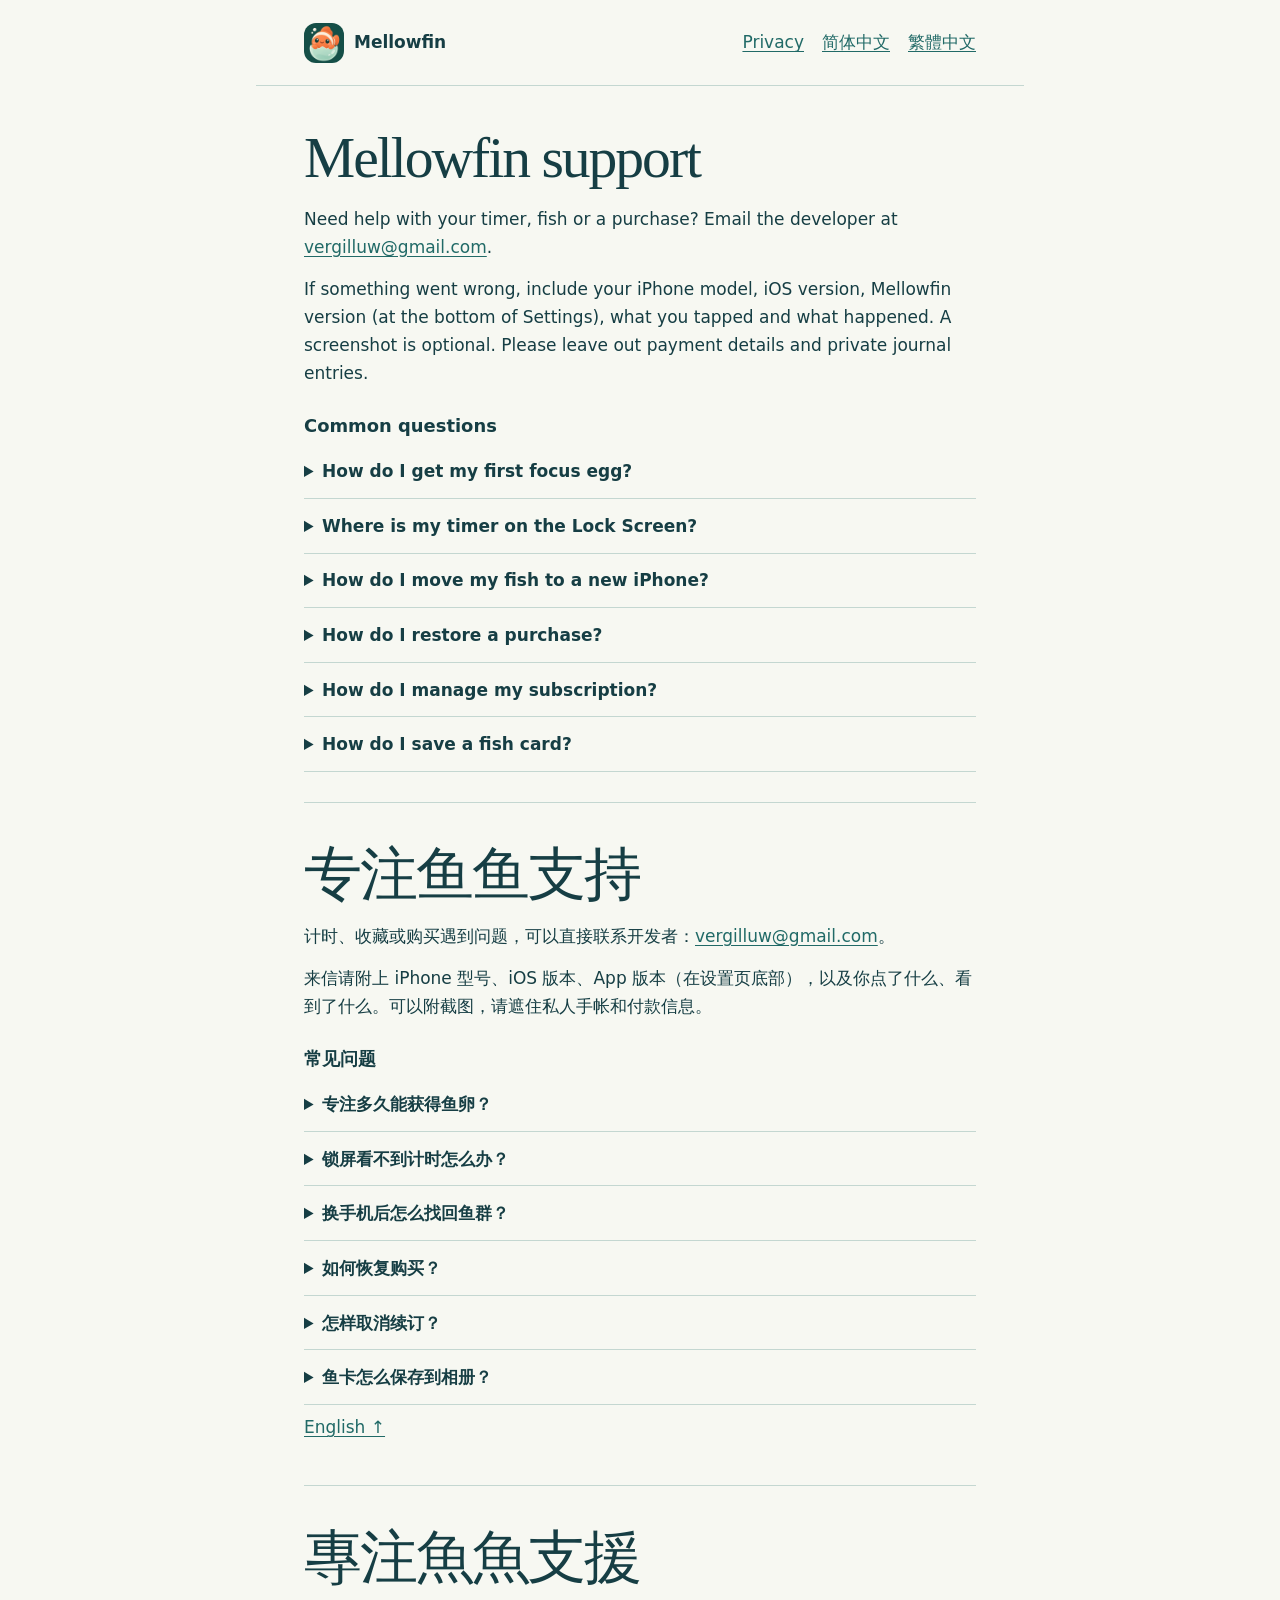
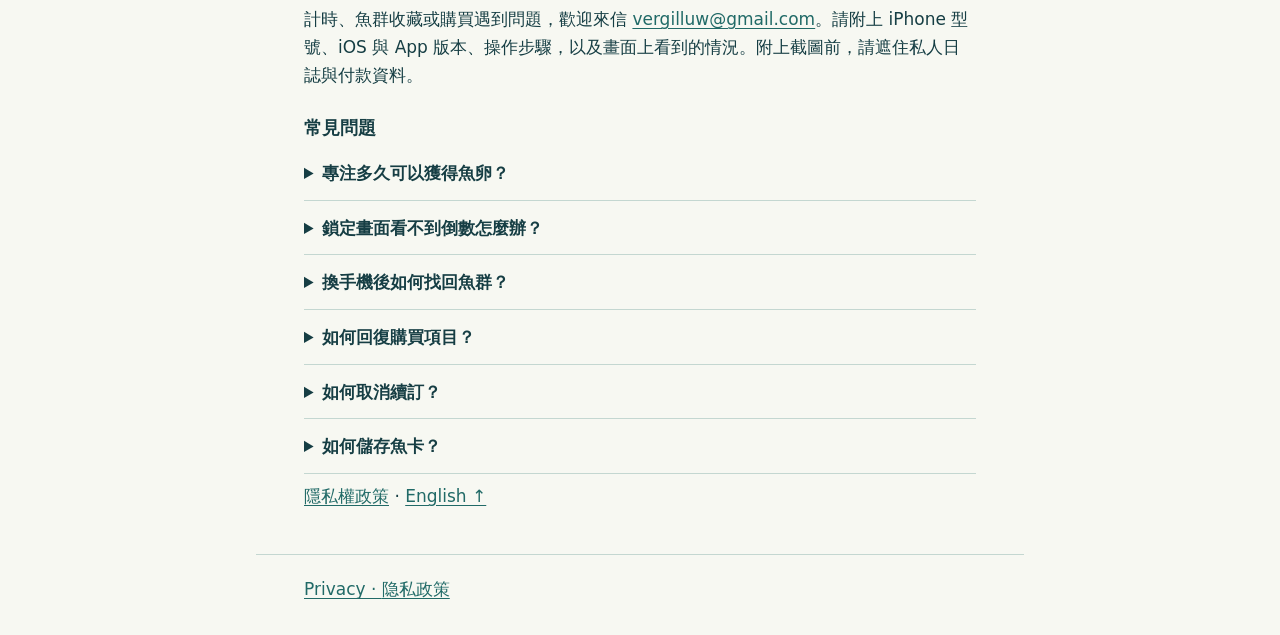
<file: index.html>
<!doctype html>
<html lang="en">
<head>
<meta charset="utf-8">
<meta name="viewport" content="width=device-width, initial-scale=1">
<meta http-equiv="refresh" content="0; url=support.html">
<title>Mellowfin support</title>
</head>
<body><main><p><a href="support.html">Mellowfin support</a> · <a href="privacy.html">Privacy policy</a></p></main></body>
</html>
</file>
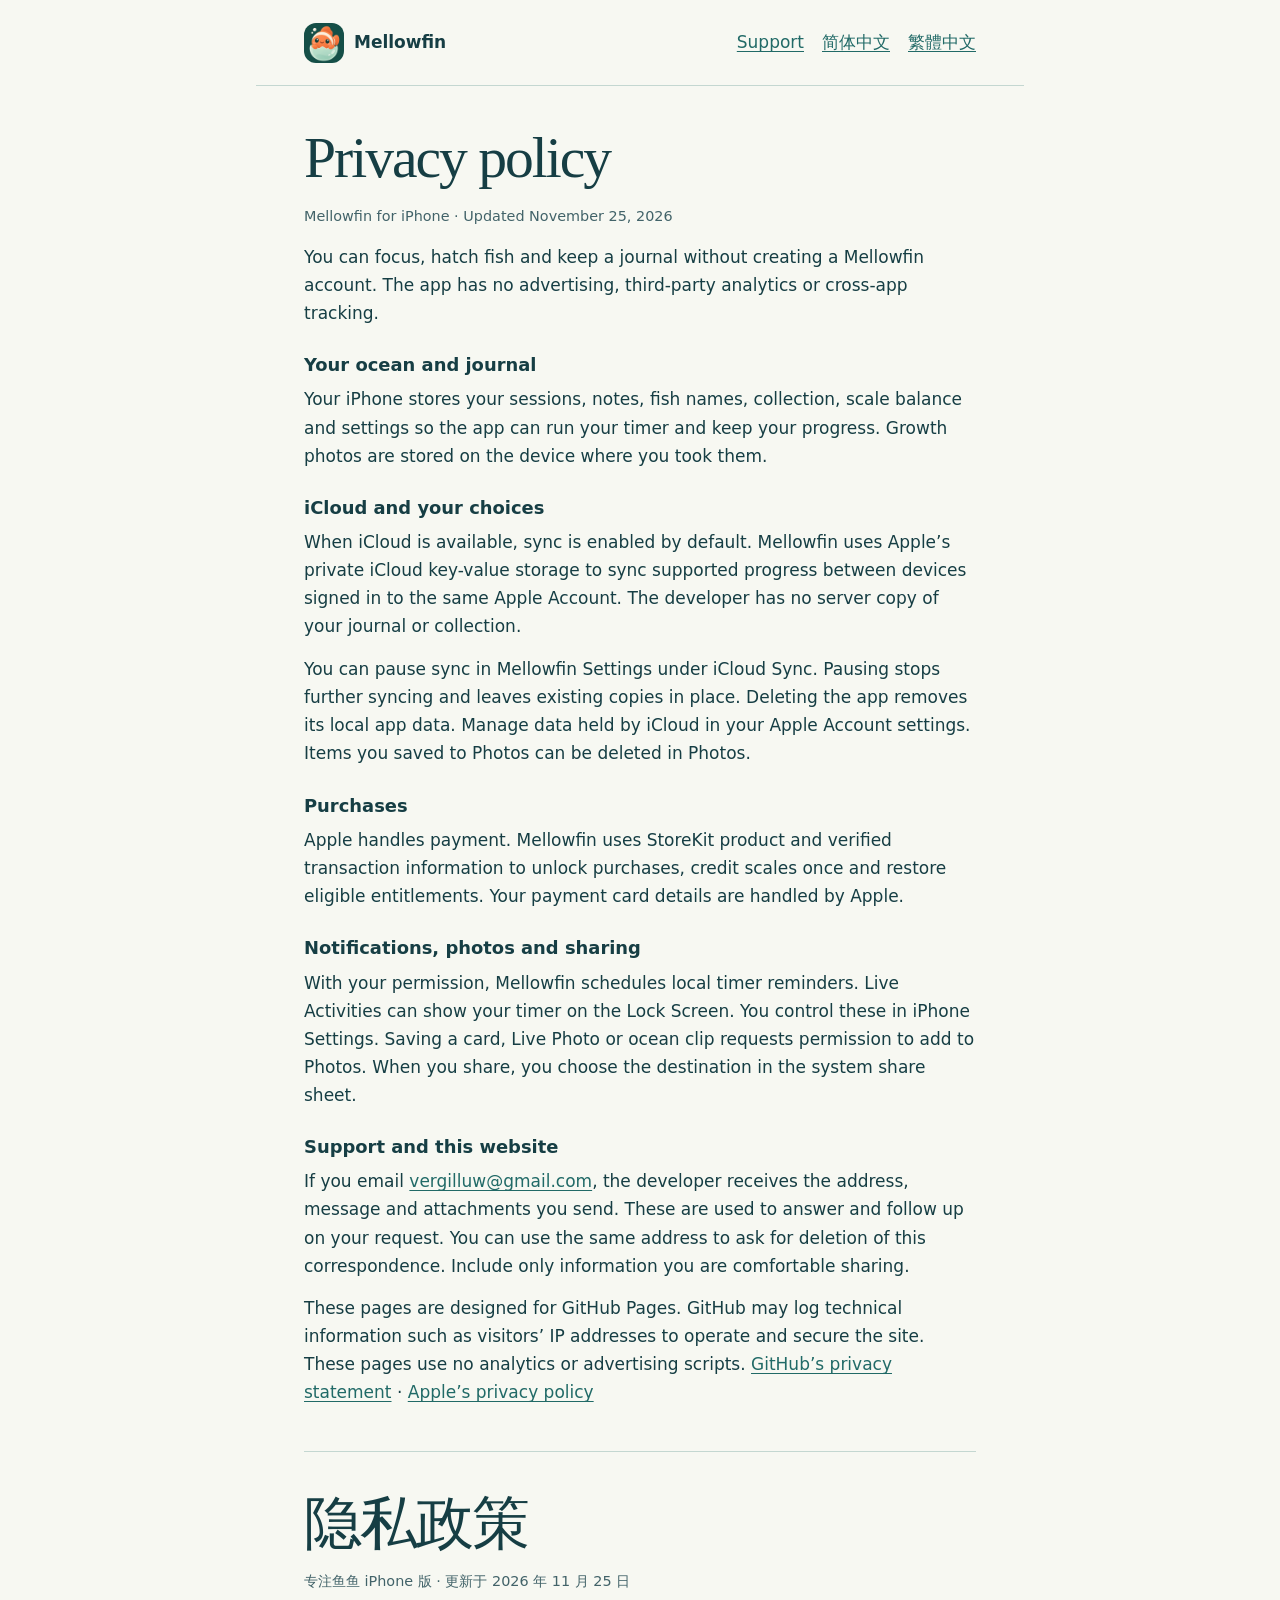
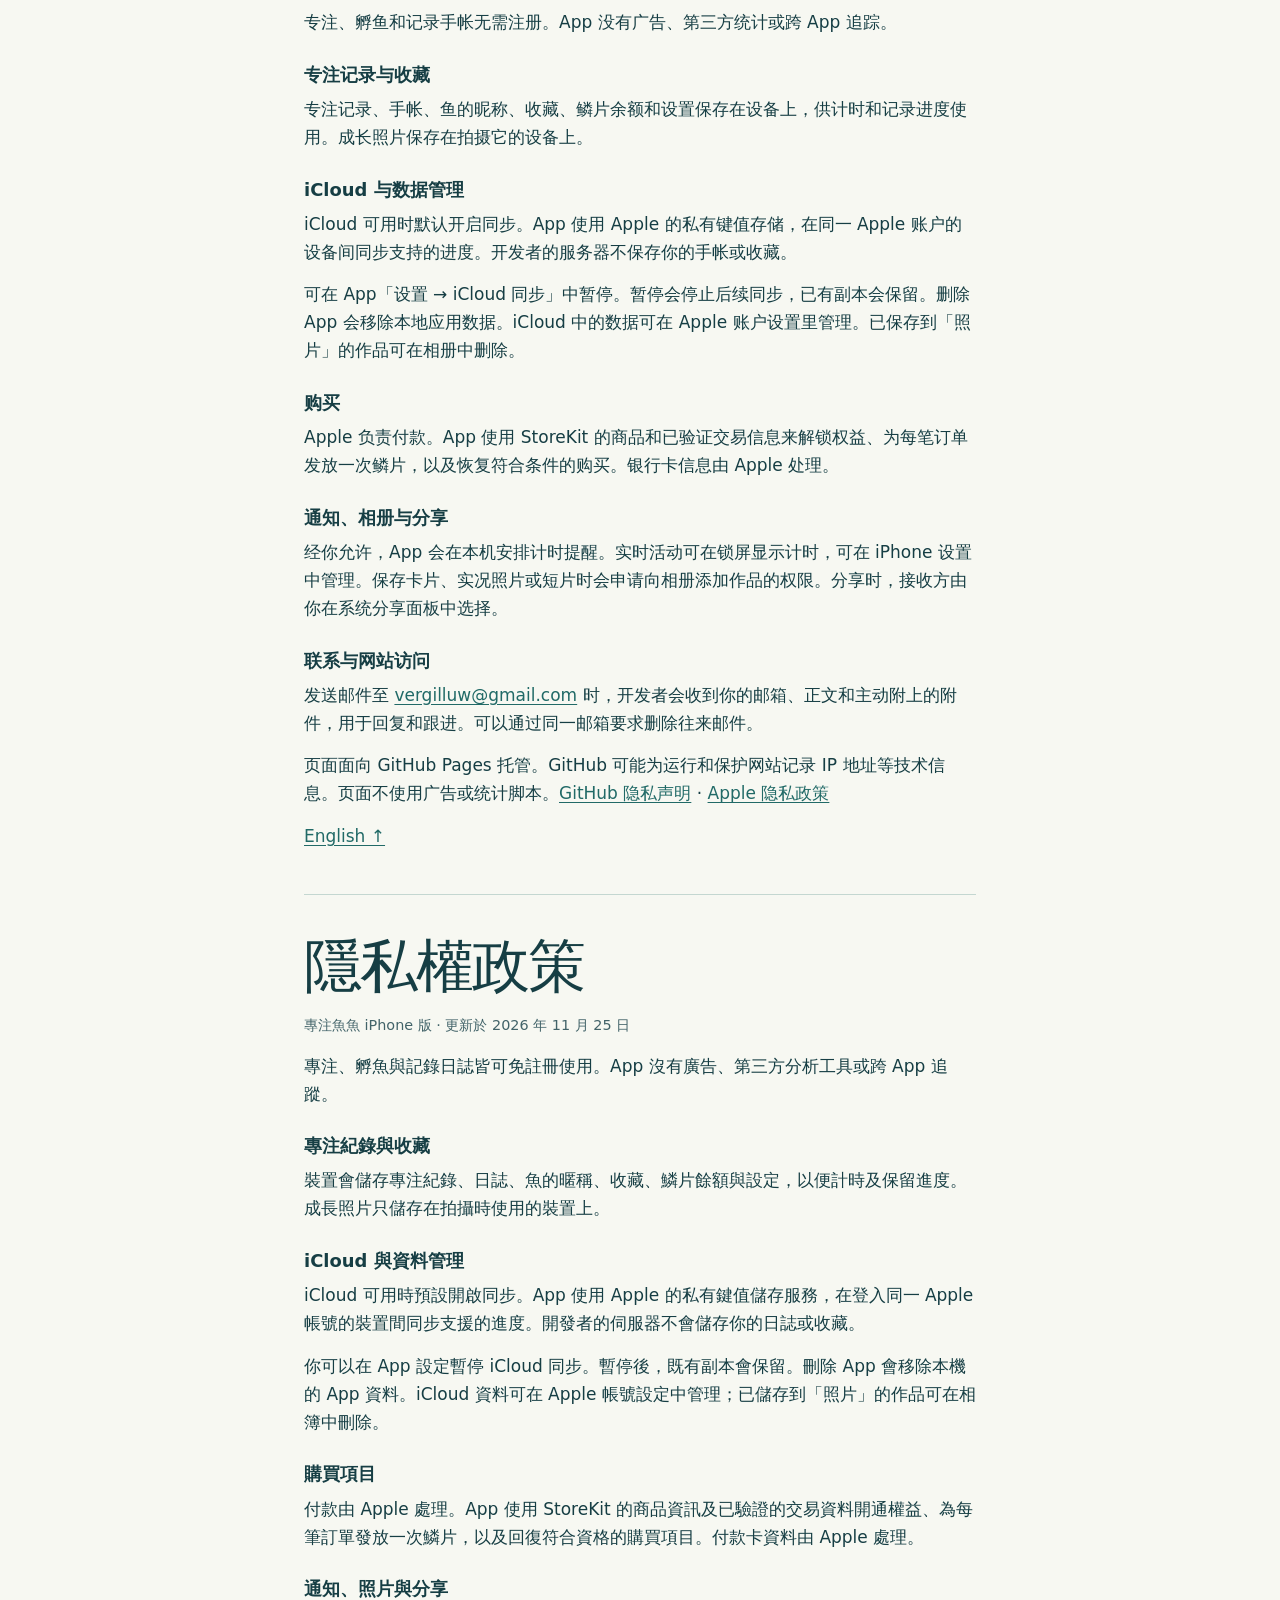
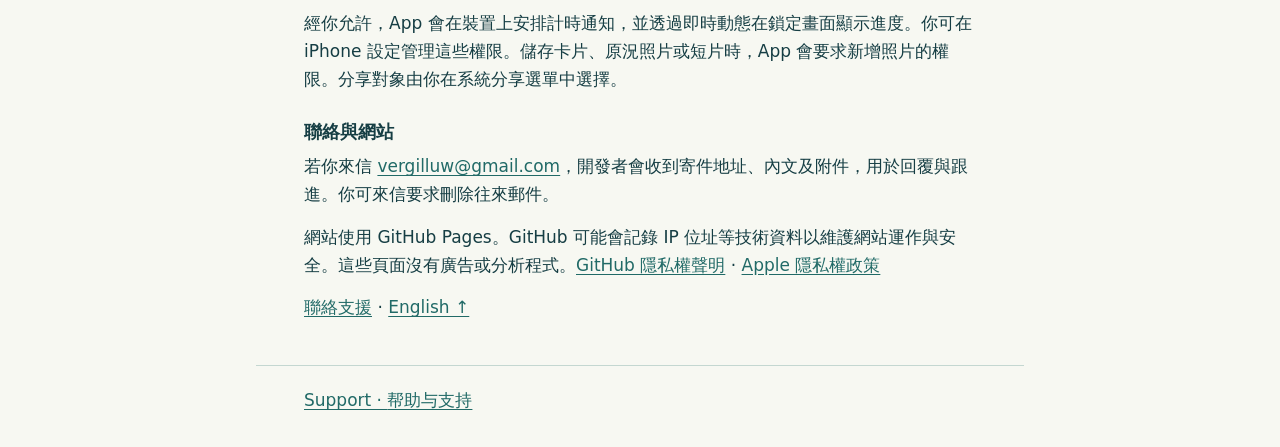
<file: privacy.html>
<!doctype html>
<html lang="en">
<head>
<meta charset="utf-8"><meta name="viewport" content="width=device-width, initial-scale=1">
<title>Privacy policy · Mellowfin</title>
<link rel="stylesheet" href="site.css">
</head>
<body>
<header><a class="brand" href="support.html"><img alt="" src="mellowfin.png">Mellowfin</a>
<nav aria-label="Page navigation"><a href="support.html">Support</a><a lang="zh-Hans" href="#zh">简体中文</a><a lang="zh-Hant" href="#zh-hant">繁體中文</a></nav></header>
<main>
<section id="en"><h1>Privacy policy</h1>
<p class="date">Mellowfin for iPhone · Updated November 25, 2026</p>
<p>You can focus, hatch fish and keep a journal without creating a Mellowfin account. The app has no advertising, third-party analytics or cross-app tracking.</p>
<h2>Your ocean and journal</h2>
<p>Your iPhone stores your sessions, notes, fish names, collection, scale balance and settings so the app can run your timer and keep your progress. Growth photos are stored on the device where you took them.</p>
<h2>iCloud and your choices</h2>
<p>When iCloud is available, sync is enabled by default. Mellowfin uses Apple’s private iCloud key-value storage to sync supported progress between devices signed in to the same Apple Account. The developer has no server copy of your journal or collection.</p>
<p>You can pause sync in Mellowfin Settings under iCloud Sync. Pausing stops further syncing and leaves existing copies in place. Deleting the app removes its local app data. Manage data held by iCloud in your Apple Account settings. Items you saved to Photos can be deleted in Photos.</p>
<h2>Purchases</h2>
<p>Apple handles payment. Mellowfin uses StoreKit product and verified transaction information to unlock purchases, credit scales once and restore eligible entitlements. Your payment card details are handled by Apple.</p>
<h2>Notifications, photos and sharing</h2>
<p>With your permission, Mellowfin schedules local timer reminders. Live Activities can show your timer on the Lock Screen. You control these in iPhone Settings. Saving a card, Live Photo or ocean clip requests permission to add to Photos. When you share, you choose the destination in the system share sheet.</p>
<h2>Support and this website</h2>
<p>If you email <a href="mailto:vergilluw@gmail.com">vergilluw@gmail.com</a>, the developer receives the address, message and attachments you send. These are used to answer and follow up on your request. You can use the same address to ask for deletion of this correspondence. Include only information you are comfortable sharing.</p>
<p>These pages are designed for GitHub Pages. GitHub may log technical information such as visitors’ IP addresses to operate and secure the site. These pages use no analytics or advertising scripts. <a href="https://docs.github.com/en/site-policy/privacy-policies/github-general-privacy-statement">GitHub’s privacy statement</a> · <a href="https://www.apple.com/legal/privacy/">Apple’s privacy policy</a></p>
</section>
<section id="zh" lang="zh-Hans"><h2 class="title">隐私政策</h2><p class="date">专注鱼鱼 iPhone 版 · 更新于 2026 年 11 月 25 日</p>
<p>专注、孵鱼和记录手帐无需注册。App 没有广告、第三方统计或跨 App 追踪。</p>
<h3>专注记录与收藏</h3><p>专注记录、手帐、鱼的昵称、收藏、鳞片余额和设置保存在设备上，供计时和记录进度使用。成长照片保存在拍摄它的设备上。</p>
<h3>iCloud 与数据管理</h3><p>iCloud 可用时默认开启同步。App 使用 Apple 的私有键值存储，在同一 Apple 账户的设备间同步支持的进度。开发者的服务器不保存你的手帐或收藏。</p>
<p>可在 App「设置 → iCloud 同步」中暂停。暂停会停止后续同步，已有副本会保留。删除 App 会移除本地应用数据。iCloud 中的数据可在 Apple 账户设置里管理。已保存到「照片」的作品可在相册中删除。</p>
<h3>购买</h3><p>Apple 负责付款。App 使用 StoreKit 的商品和已验证交易信息来解锁权益、为每笔订单发放一次鳞片，以及恢复符合条件的购买。银行卡信息由 Apple 处理。</p>
<h3>通知、相册与分享</h3><p>经你允许，App 会在本机安排计时提醒。实时活动可在锁屏显示计时，可在 iPhone 设置中管理。保存卡片、实况照片或短片时会申请向相册添加作品的权限。分享时，接收方由你在系统分享面板中选择。</p>
<h3>联系与网站访问</h3><p>发送邮件至 <a href="mailto:vergilluw@gmail.com">vergilluw@gmail.com</a> 时，开发者会收到你的邮箱、正文和主动附上的附件，用于回复和跟进。可以通过同一邮箱要求删除往来邮件。</p>
<p>页面面向 GitHub Pages 托管。GitHub 可能为运行和保护网站记录 IP 地址等技术信息。页面不使用广告或统计脚本。<a href="https://docs.github.com/en/site-policy/privacy-policies/github-general-privacy-statement">GitHub 隐私声明</a> · <a href="https://www.apple.com/legal/privacy/">Apple 隐私政策</a></p>
<p><a href="#en" lang="en">English ↑</a></p></section>
<section id="zh-hant" lang="zh-Hant"><h2 class="title">隱私權政策</h2><p class="date">專注魚魚 iPhone 版 · 更新於 2026 年 11 月 25 日</p>
<p>專注、孵魚與記錄日誌皆可免註冊使用。App 沒有廣告、第三方分析工具或跨 App 追蹤。</p>
<h3>專注紀錄與收藏</h3><p>裝置會儲存專注紀錄、日誌、魚的暱稱、收藏、鱗片餘額與設定，以便計時及保留進度。成長照片只儲存在拍攝時使用的裝置上。</p>
<h3>iCloud 與資料管理</h3><p>iCloud 可用時預設開啟同步。App 使用 Apple 的私有鍵值儲存服務，在登入同一 Apple 帳號的裝置間同步支援的進度。開發者的伺服器不會儲存你的日誌或收藏。</p>
<p>你可以在 App 設定暫停 iCloud 同步。暫停後，既有副本會保留。刪除 App 會移除本機的 App 資料。iCloud 資料可在 Apple 帳號設定中管理；已儲存到「照片」的作品可在相簿中刪除。</p>
<h3>購買項目</h3><p>付款由 Apple 處理。App 使用 StoreKit 的商品資訊及已驗證的交易資料開通權益、為每筆訂單發放一次鱗片，以及回復符合資格的購買項目。付款卡資料由 Apple 處理。</p>
<h3>通知、照片與分享</h3><p>經你允許，App 會在裝置上安排計時通知，並透過即時動態在鎖定畫面顯示進度。你可在 iPhone 設定管理這些權限。儲存卡片、原況照片或短片時，App 會要求新增照片的權限。分享對象由你在系統分享選單中選擇。</p>
<h3>聯絡與網站</h3><p>若你來信 <a href="mailto:vergilluw@gmail.com">vergilluw@gmail.com</a>，開發者會收到寄件地址、內文及附件，用於回覆與跟進。你可來信要求刪除往來郵件。</p>
<p>網站使用 GitHub Pages。GitHub 可能會記錄 IP 位址等技術資料以維護網站運作與安全。這些頁面沒有廣告或分析程式。<a href="https://docs.github.com/en/site-policy/privacy-policies/github-general-privacy-statement">GitHub 隱私權聲明</a> · <a href="https://www.apple.com/legal/privacy/">Apple 隱私權政策</a></p>
<p><a href="support.html#zh-hant">聯絡支援</a> · <a href="#en" lang="en">English ↑</a></p></section>
</main><footer><a href="support.html">Support · <span lang="zh-Hans">帮助与支持</span></a></footer>
</body></html>
</file>
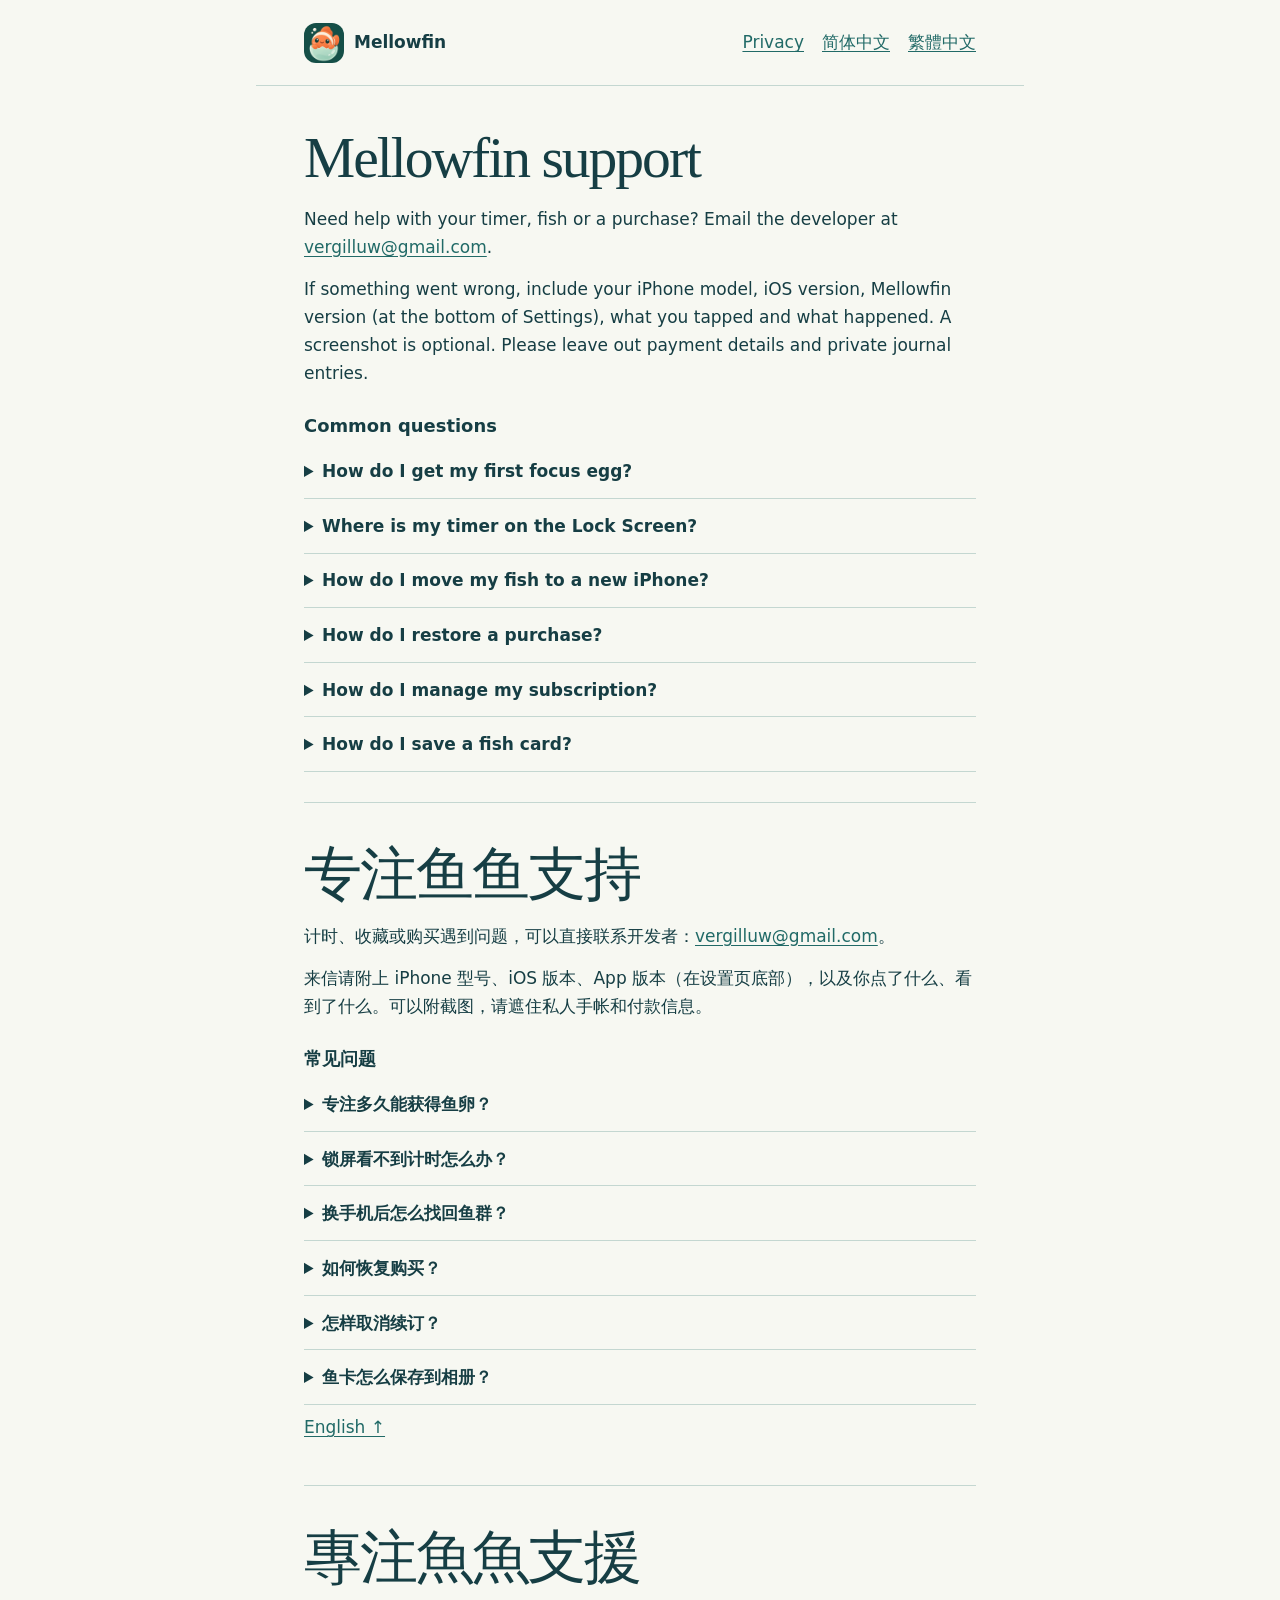
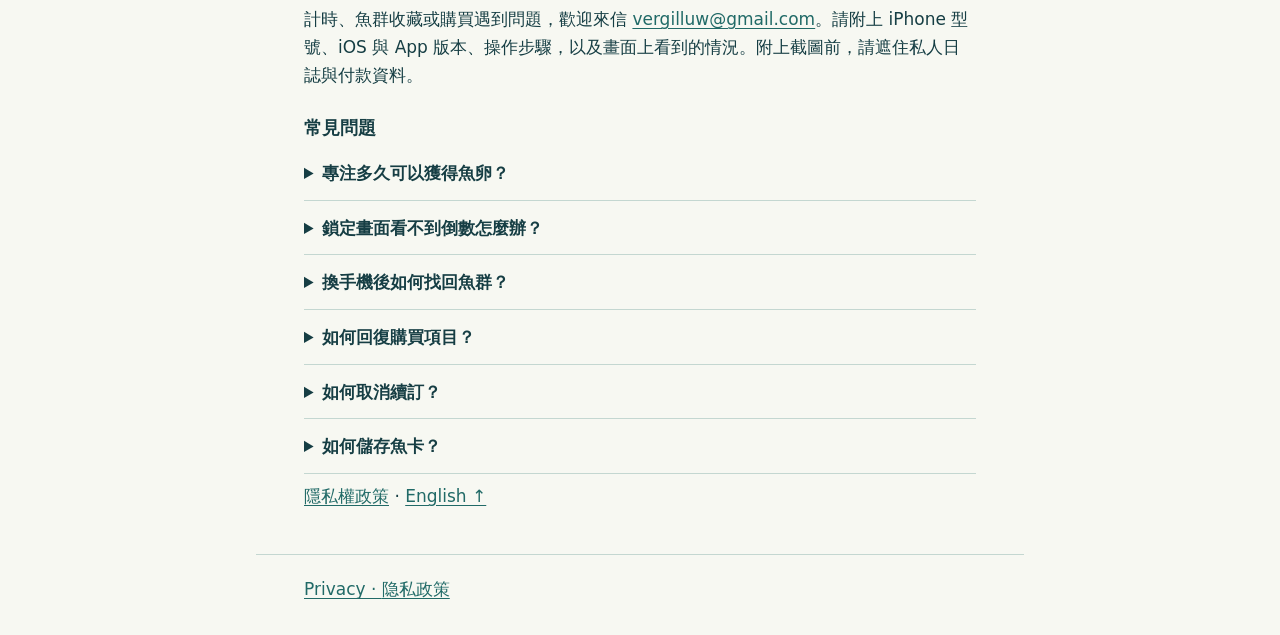
<file: support.html>
<!doctype html>
<html lang="en">
<head>
<meta charset="utf-8"><meta name="viewport" content="width=device-width, initial-scale=1">
<title>Mellowfin support · Mellowfin</title>
<link rel="stylesheet" href="site.css">
</head>
<body>
<header><a class="brand" href="support.html"><img alt="" src="mellowfin.png">Mellowfin</a>
<nav aria-label="Page navigation"><a href="privacy.html">Privacy</a><a lang="zh-Hans" href="#zh">简体中文</a><a lang="zh-Hant" href="#zh-hant">繁體中文</a></nav></header>
<main>
<section id="en"><h1>Mellowfin support</h1>
<p>Need help with your timer, fish or a purchase? Email the developer at <a href="mailto:vergilluw@gmail.com">vergilluw@gmail.com</a>.</p>
<p>If something went wrong, include your iPhone model, iOS version, Mellowfin version (at the bottom of Settings), what you tapped and what happened. A screenshot is optional. Please leave out payment details and private journal entries.</p>
<h2>Common questions</h2><details><summary>How do I get my first focus egg?</summary><p>Complete at least 10 minutes of eligible focus in one session. A completed 25-minute session earns a Wave Egg. Open the egg at the end of the session to meet your fish.</p></details><details><summary>Where is my timer on the Lock Screen?</summary><p>Open Notifications &amp; Lock Screen in Mellowfin Settings. Check the Live Activities and notification permissions in iPhone Settings. Start a countdown and lock the screen. Notification and Focus settings can affect which alerts you see.</p></details><details><summary>How do I move my fish to a new iPhone?</summary><p>Use the same Apple Account on both phones and enable iCloud Sync in Mellowfin. Keep your old app installed until you can see your sessions and fish on the new phone. Growth photos stay on the original device.</p></details><details><summary>How do I restore a purchase?</summary><p>Open the membership screen in Settings and tap Restore Purchases with the Apple Account used to pay. Active subscriptions and eligible one-time unlocks can be restored. Scale packs are consumables. If a completed order is missing, reopen Mellowfin and contact support before buying again.</p></details><details><summary>How do I manage my subscription?</summary><p>On iPhone, open Settings, tap your name, then Subscriptions and select Mellowfin. Apple shows your renewal date and cancellation options.</p></details><details><summary>How do I save a fish card?</summary><p>Open the fish in your collection and choose a sharing or saving option. When saving to Photos, allow Mellowfin to add images. You can review this permission in iPhone Settings.</p></details>
</section>
<section id="zh" lang="zh-Hans"><h2 class="title">专注鱼鱼支持</h2><p>计时、收藏或购买遇到问题，可以直接联系开发者：<a href="mailto:vergilluw@gmail.com">vergilluw@gmail.com</a>。</p>
<p>来信请附上 iPhone 型号、iOS 版本、App 版本（在设置页底部），以及你点了什么、看到了什么。可以附截图，请遮住私人手帐和付款信息。</p>
<h3>常见问题</h3><details><summary>专注多久能获得鱼卵？</summary><p>单次有效专注满 10 分钟开始有卵。完整专注 25 分钟可获得海浪卵，结束后点开即可孵化。</p></details><details><summary>锁屏看不到计时怎么办？</summary><p>在 App「设置 → 通知与锁屏」查看状态，再在 iPhone 设置中检查实时活动和通知权限。开始倒计时后锁屏查看；系统专注模式也会影响提醒显示。</p></details><details><summary>换手机后怎么找回鱼群？</summary><p>两台手机登录同一 Apple 账户，在 App 设置中开启 iCloud 同步。等新机出现原来的鱼群和记录后再处理旧机。成长照片只保存在原设备。</p></details><details><summary>如何恢复购买？</summary><p>使用购买时的 Apple 账户，在设置里的会员页面点「恢复购买」。有效订阅和符合条件的买断权益可恢复。鳞片包为消耗品，如订单已完成但余额没有增加，请重新打开 App，仍未到账可发邮件查询。</p></details><details><summary>怎样取消续订？</summary><p>打开 iPhone「设置 → 你的姓名 → 订阅」，选择专注鱼鱼，可查看续订日期及取消选项。</p></details><details><summary>鱼卡怎么保存到相册？</summary><p>在图鉴里打开鱼的详情，选择分享或保存。首次存入相册时允许 App 添加照片，之后也可在 iPhone 设置中调整。</p></details>
<p><a href="#en" lang="en">English ↑</a></p></section>
<section id="zh-hant" lang="zh-Hant"><h2 class="title">專注魚魚支援</h2>
<p>計時、魚群收藏或購買遇到問題，歡迎來信 <a href="mailto:vergilluw@gmail.com">vergilluw@gmail.com</a>。請附上 iPhone 型號、iOS 與 App 版本、操作步驟，以及畫面上看到的情況。附上截圖前，請遮住私人日誌與付款資料。</p>
<h3>常見問題</h3>
<details><summary>專注多久可以獲得魚卵？</summary><p>單次有效專注滿 10 分鐘即可獲得魚卵。完成 25 分鐘的專注可獲得海浪卵，結束後輕點魚卵即可孵化。</p></details>
<details><summary>鎖定畫面看不到倒數怎麼辦？</summary><p>開啟 App 的通知與鎖定畫面設定，再到 iPhone「設定」確認已允許即時動態與通知。系統的專注模式也可能影響提示。</p></details>
<details><summary>換手機後如何找回魚群？</summary><p>在兩部手機登入同一個 Apple 帳號，並在 App 設定開啟 iCloud 同步。請先在新手機確認魚群與專注紀錄都已出現。成長照片只儲存在原本的裝置上。</p></details>
<details><summary>如何回復購買項目？</summary><p>使用付款時的 Apple 帳號，前往會員頁面回復購買。有效訂閱及符合資格的買斷項目可以回復。鱗片包屬於消耗品，若已付款但餘額沒有增加，請重新開啟 App；仍未入帳可來信查詢。</p></details>
<details><summary>如何取消續訂？</summary><p>在 iPhone 的「設定」點選你的姓名，再開啟「訂閱」並選取專注魚魚。你可以查看續訂日期或取消訂閱。</p></details>
<details><summary>如何儲存魚卡？</summary><p>在圖鑑打開魚的詳情並選擇儲存或分享。儲存到「照片」時，請允許 App 新增照片。</p></details>
<p><a href="privacy.html#zh-hant">隱私權政策</a> · <a href="#en" lang="en">English ↑</a></p></section>
</main><footer><a href="privacy.html">Privacy · <span lang="zh-Hans">隐私政策</span></a></footer>
</body></html>
</file>
<file: site.css>
:root{color-scheme:light;--ink:#163e44;--muted:#426369;--sea:#216a67;--line:#c4d7d1}
*{box-sizing:border-box}html{scroll-behavior:auto}body{margin:0;background:#f7f8f2;color:var(--ink);font:17px/1.65 system-ui,sans-serif}
main,header,footer{max-width:48rem;margin:auto;padding:0 clamp(20px,5vw,48px)}
header{display:flex;align-items:center;justify-content:space-between;gap:12px;min-height:86px;border-bottom:1px solid var(--line)}
.brand{display:inline-flex;gap:10px;align-items:center;font-weight:650;color:var(--ink);text-decoration:none}.brand img{height:40px;width:40px;border-radius:12px}
nav{display:flex;gap:18px;flex-wrap:wrap}a{color:var(--sea);text-underline-offset:.2em}a:focus-visible{outline:3px solid var(--sea);outline-offset:4px}
section{padding:40px 0 30px}section+section{border-top:1px solid var(--line)}
h1,h2,h3{color:var(--ink)}h1,.title{font:normal clamp(2.3rem,8vw,3.6rem)/1.12 Georgia,serif;letter-spacing:-.035em;margin:0 0 14px}
h2,h3{font-size:1.12rem;line-height:1.4;margin:1.6rem 0 .4rem}p{margin:.5rem 0 .9rem}.date{color:var(--muted);font-size:.9rem}details{border-bottom:1px solid var(--line);padding:.8rem 0}summary{cursor:pointer;font-weight:620}details p{padding-left:1rem}footer{padding-top:20px;padding-bottom:32px;border-top:1px solid var(--line)}
@media(max-width:430px){header{min-height:72px}nav{gap:10px;font-size:.9rem}section{padding-top:28px}}
</file>
